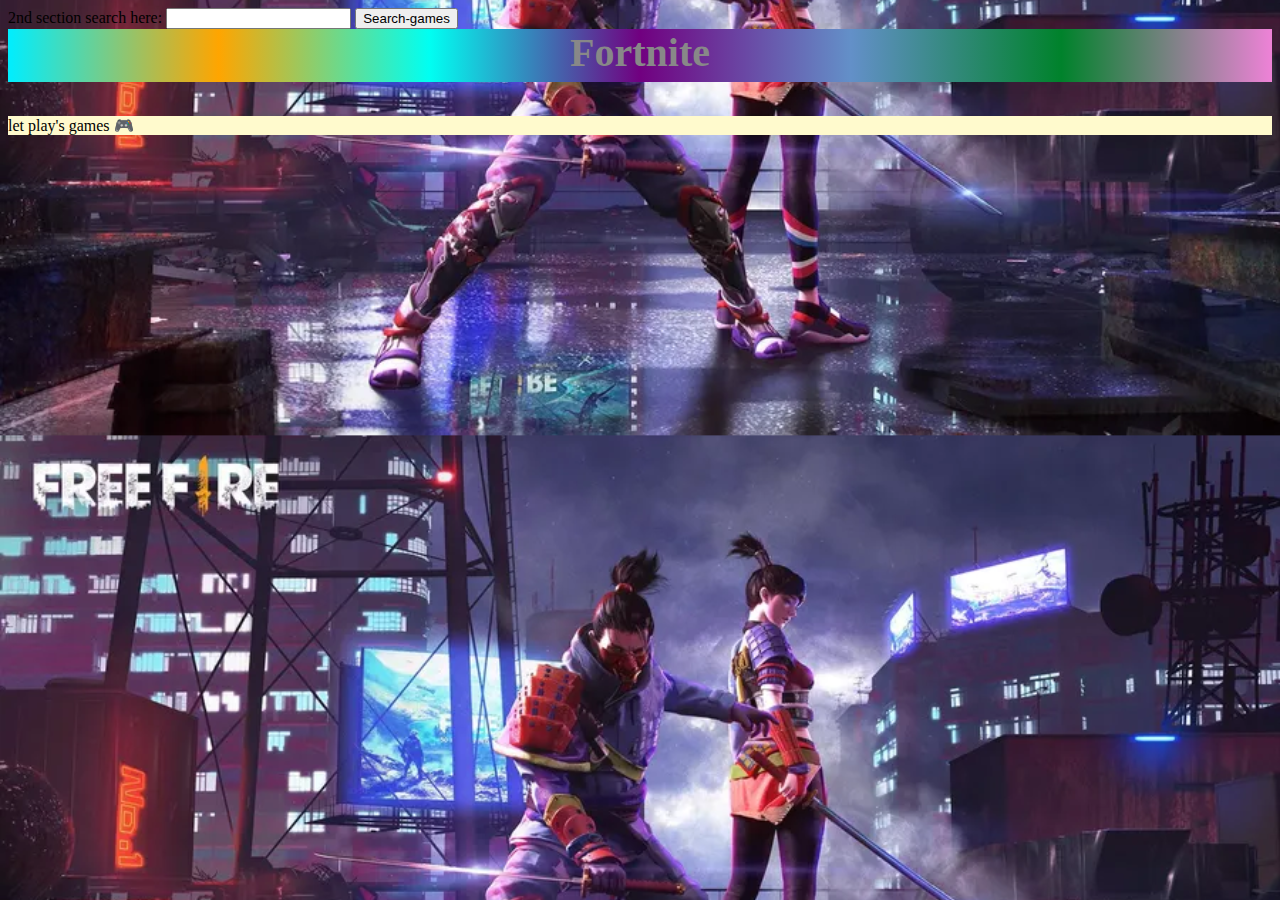
<file: about.html>
<!DOCTYPE html>
<html lang="en">
<head>
    <meta charset="UTF-8">
    <meta http-equiv="X-UA-Compatible" content="IE=edge">
    <meta name="viewport" content="width=device-width, initial-scale=1.0">
    <link rel="stylesheet" href="css/style.css"
    <title>2nd section</title>
</header>
<label for="search-games">search here:
</label>
<input type="search" id="Site"
name="q">

<button>Search-games</button>

   


    <head>
   <style>

#grad1 {
  height: 53px;
  background-color: rgb(0, 238, 255); /* For browsers that do not support gradients */
  background-image: linear-gradient(to right, rgba(255, 0, 0, 0), orange, rgb(0, 255, 242), rgb(113, 0, 128), rgba(250, 0, 117, 0.397), rgb(0, 130, 43), rgb(238, 130, 215));
}
</style>
</head>
<body>


</style>
<body>


<div id="grad1" style="text-align:center;margin:auto;color:#888888;font-size:40px;font-weight:bold">
Fortnite
</div>



<span style'font-size: 90px;>&#888888;</span>
<p>let play's games &#127918;</p>



</body>
</html>
</file>
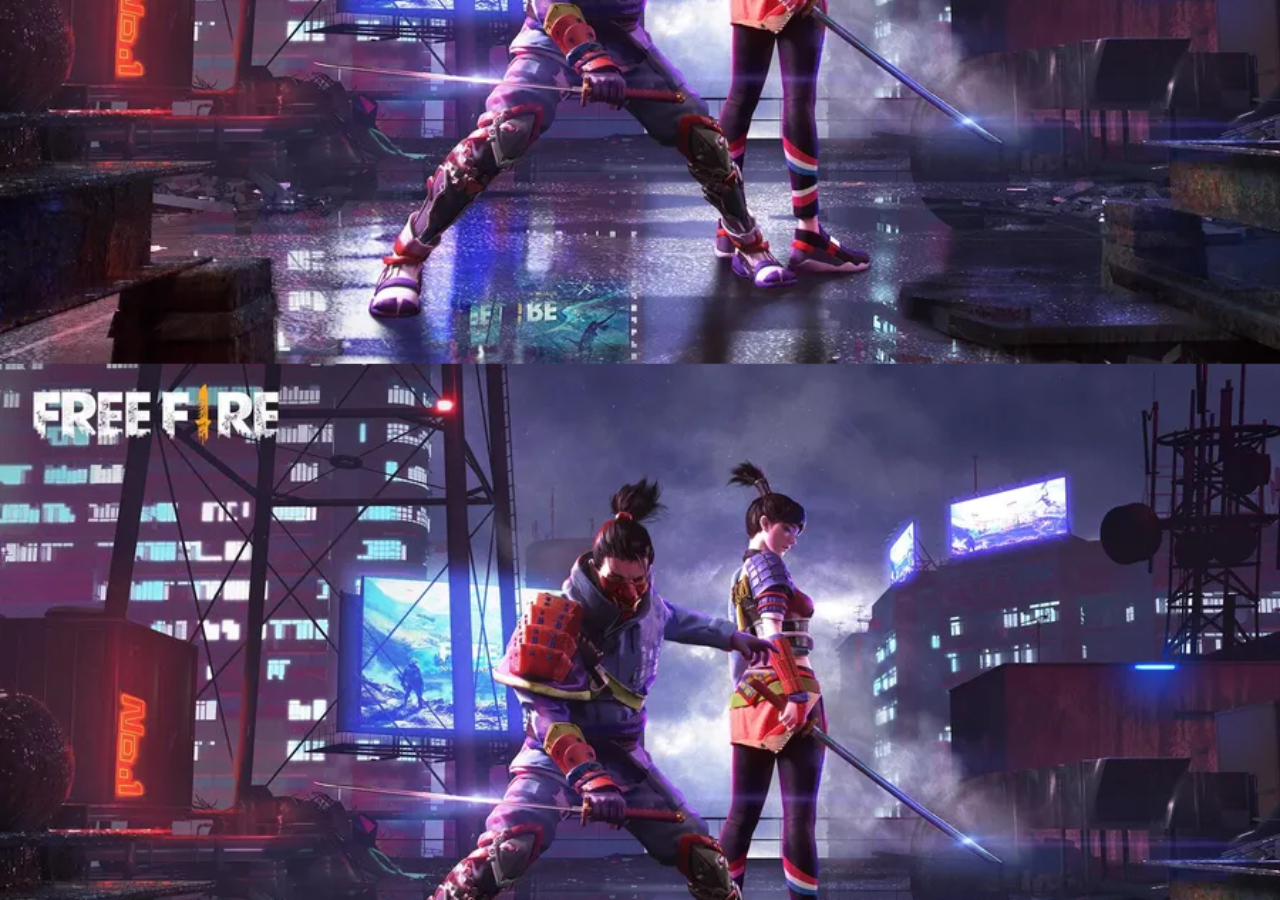
<file: contact.html>
<!DOCTYPE html>
<html lang="en">
<head>
    <meta charset="UTF-8">
    <meta http-equiv="X-UA-Compatible" content="IE=edge">
    <meta name="viewport" content="width=device-width, initial-scale=1.0">
    <link rel="stylesheet" href="css/style.css">
    <title>Next Slide</title>
</head>
<body>
    
</body>
</html>
</file>
<file: css/style.css>
@import url('https://fonts.googleapis.com/css2?family=Roboto:ital,wght@1,500&display=swap');



* col{
    box-sizing: border-box;
}

.main-nav {
    position: sticky;
    position: -webkit-sticky;
    top: 0;
    background-color: rgb(255, 187, 0);
}

h1 {
    background-color: rgb(255, 187, 0);
}

div {
    background-color:rgb(251, 183, 152);
}
        
p {
    background-color: lemonchiffon;
}

h2 {
    background-color:yellow
}

body {
    background-image: url("../img/garena-free-fire-live-gaming-qzmezptdskwnj9cr.webp");
    background-repeat: repeat;
    background-attachment: unset;
    background-position: center;
    background-size: cover;
}

body {
    font-family: 'Slackey';font-size: medium;
}

.main-nav ul li {
    display: inline-block;
}
</file>
